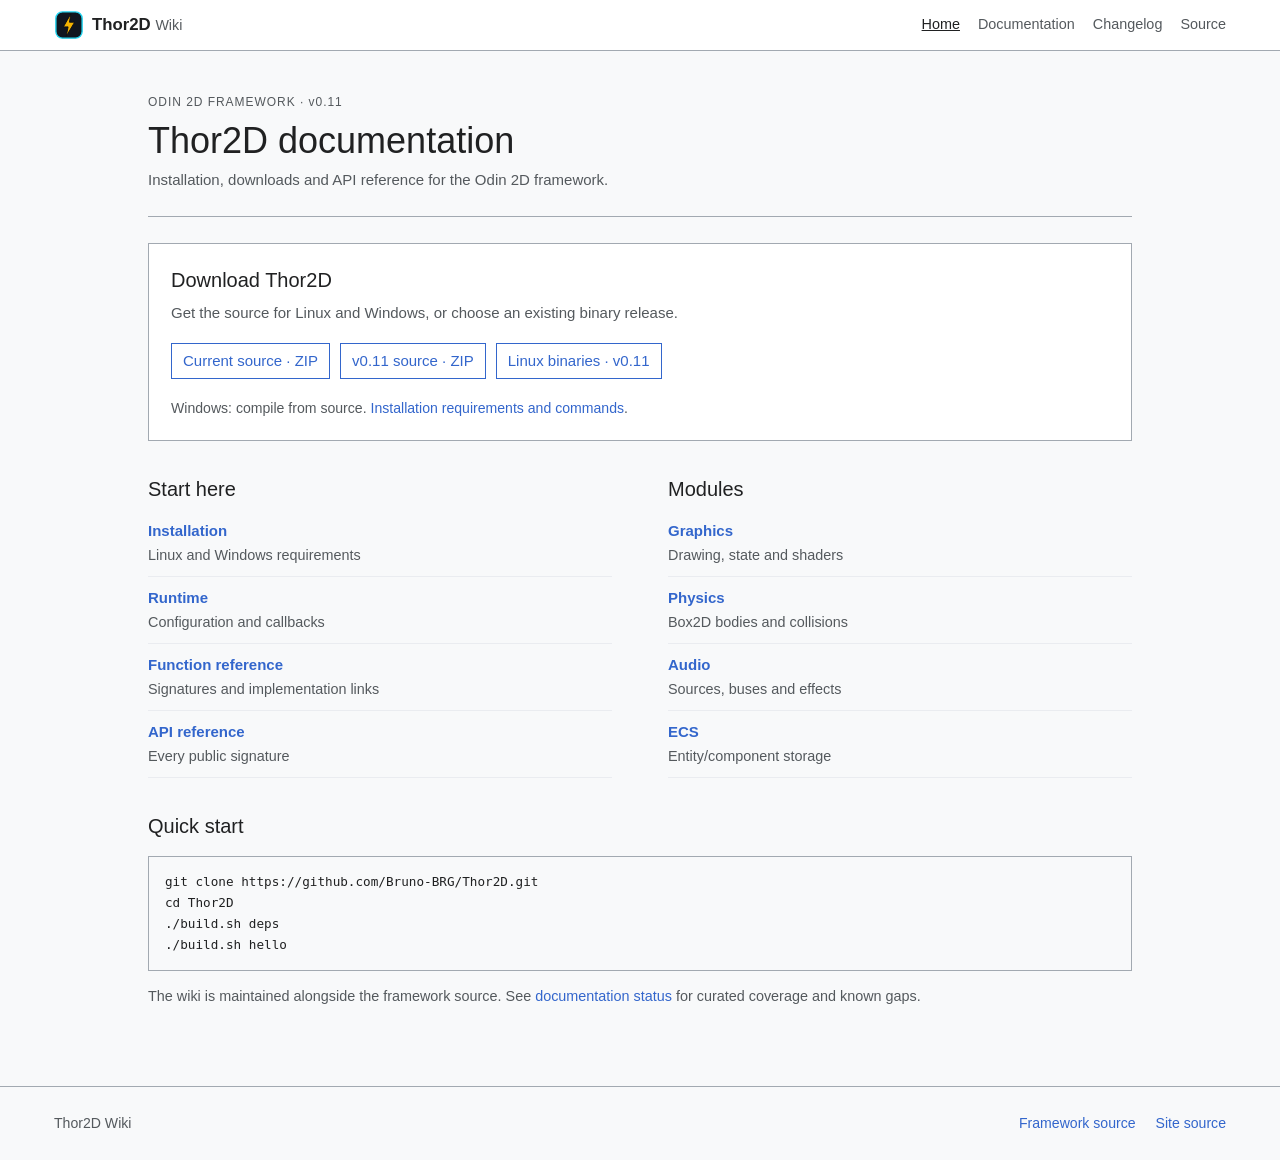
<file: index.html>
<!DOCTYPE html>
<html lang="en">
<head>
<meta charset="UTF-8">
<meta name="viewport" content="width=device-width, initial-scale=1.0">
<title>Thor2D Wiki</title>
<meta name="description" content="Thor2D documentation, API reference and examples.">
<link rel="icon" type="image/svg+xml" href="assets/logo.svg">
<link rel="stylesheet" href="css/style.css?v=downloads-reference-2">
</head>
<body>
<nav class="nav"><div class="nav-inner">
  <a class="brand" href="index.html"><img src="assets/logo.svg" alt="Thor2D"><span>Thor2D <small>Wiki</small></span></a>
  <div class="nav-links"><a class="active" href="index.html">Home</a><a href="docs.html">Documentation</a><a href="changelog.html">Changelog</a><a href="https://github.com/Bruno-BRG/Thor2D">Source</a></div>
</div></nav>

<main class="wiki-home">
  <header class="wiki-heading">
    <p class="eyebrow">ODIN 2D FRAMEWORK · v0.11</p>
    <h1>Thor2D documentation</h1>
    <p>Installation, downloads and API reference for the Odin 2D framework.</p>
  </header>

  <section class="wiki-search" id="downloads"><h2>Download Thor2D</h2>
    <p>Get the source for Linux and Windows, or choose an existing binary release.</p>
    <div class="download-links">
      <a class="button" href="https://github.com/Bruno-BRG/Thor2D/archive/refs/heads/master.zip">Current source · ZIP</a>
      <a class="button" href="https://github.com/Bruno-BRG/Thor2D/archive/refs/tags/v0.11.zip">v0.11 source · ZIP</a>
      <a class="button" href="https://github.com/Bruno-BRG/Thor2D/releases/download/v0.11/thor2d-v0.11-linux-amd64.tar.gz">Linux binaries · v0.11</a>
    </div>
    <p class="download-note">Windows: compile from source. <a href="docs.html?page=Installation">Installation requirements and commands</a>.</p>
  </section>

  <section class="wiki-columns">
    <div><h2>Start here</h2><ul class="link-list">
      <li><a href="docs.html?page=Installation">Installation</a><span>Linux and Windows requirements</span></li>
      <li><a href="docs.html?page=thor2d">Runtime</a><span>Configuration and callbacks</span></li>
      <li><a href="docs.html?page=Complete_API">Function reference</a><span>Signatures and implementation links</span></li>
      <li><a href="docs.html?page=Api_Reference">API reference</a><span>Every public signature</span></li>
    </ul></div>
    <div><h2>Modules</h2><ul class="link-list">
      <li><a href="docs.html?page=modules/Graphics">Graphics</a><span>Drawing, state and shaders</span></li>
      <li><a href="docs.html?page=modules/Physics">Physics</a><span>Box2D bodies and collisions</span></li>
      <li><a href="docs.html?page=modules/Audio">Audio</a><span>Sources, buses and effects</span></li>
      <li><a href="docs.html?page=modules/ECS">ECS</a><span>Entity/component storage</span></li>
    </ul></div>
  </section>

  <section class="quickstart"><h2>Quick start</h2><pre><code>git clone https://github.com/Bruno-BRG/Thor2D.git
cd Thor2D
./build.sh deps
./build.sh hello</code></pre></section>
  <p class="home-note">The wiki is maintained alongside the framework source. See <a href="docs.html?page=Documentation_Status">documentation status</a> for curated coverage and known gaps.</p>
</main>
<footer><div class="wrap"><span>Thor2D Wiki</span><span class="spacer"></span><a href="https://github.com/Bruno-BRG/Thor2D">Framework source</a><a href="https://github.com/Bruno-BRG/Thor2D-site">Site source</a></div></footer>
</body>
</html>
</file>
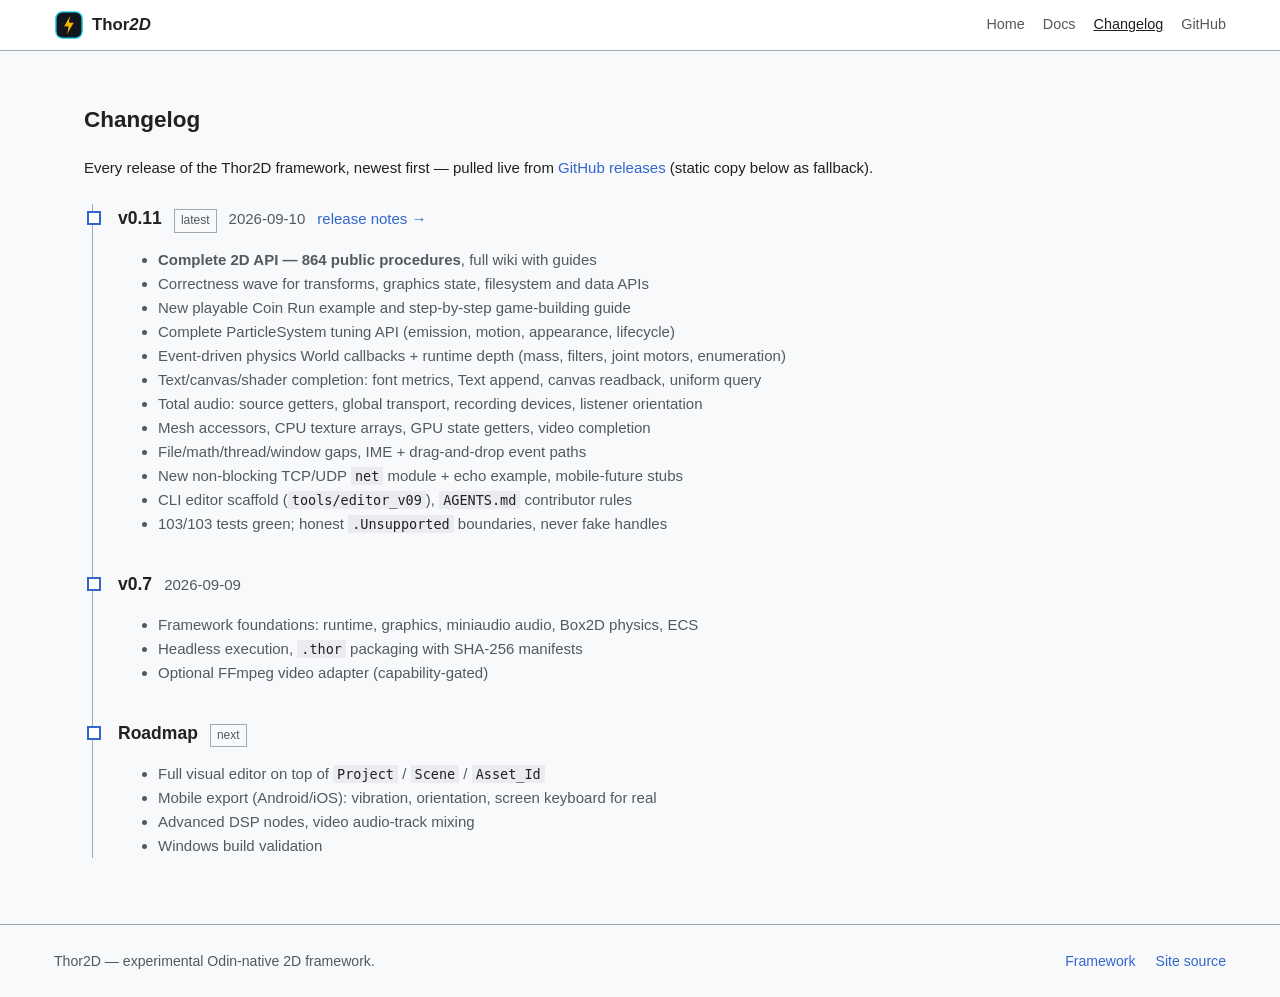
<file: changelog.html>
<!DOCTYPE html>
<html lang="en">
<head>
<meta charset="UTF-8">
<meta name="viewport" content="width=device-width, initial-scale=1.0">
<title>Changelog — Thor2D</title>
<link rel="icon" type="image/svg+xml" href="assets/logo.svg">
<link rel="stylesheet" href="css/style.css?v=downloads-reference-2">
</head>
<body>
<nav class="nav">
  <div class="nav-inner">
    <a class="brand" href="index.html"><img src="assets/logo.svg" alt="Thor2D logo"><span>Thor<em>2D</em></span></a>
    <div class="nav-links">
      <a href="index.html">Home</a>
      <a href="docs.html">Docs</a>
      <a href="changelog.html" class="active">Changelog</a>
      <a href="https://github.com/Bruno-BRG/Thor2D">GitHub</a>
    </div>
  </div>
</nav>

<section class="block">
  <div class="wrap">
    <h2>Changelog</h2>
    <p class="lead">Every release of the Thor2D framework, newest first — pulled live from <a href="https://github.com/Bruno-BRG/Thor2D/releases">GitHub releases</a> (static copy below as fallback).</p>

    <div class="timeline" id="releases-dynamic"></div>

    <div class="timeline" id="releases-static">
      <div class="release latest">
        <div class="release-head">
          <h3>v0.11</h3><span class="badge gold">latest</span><time>2026-09-10</time>
          <a href="https://github.com/Bruno-BRG/Thor2D/releases/tag/v0.11">release notes →</a>
        </div>
        <ul>
          <li><strong>Complete 2D API — 864 public procedures</strong>, full wiki with guides</li>
          <li>Correctness wave for transforms, graphics state, filesystem and data APIs</li>
          <li>New playable Coin Run example and step-by-step game-building guide</li>
          <li>Complete ParticleSystem tuning API (emission, motion, appearance, lifecycle)</li>
          <li>Event-driven physics World callbacks + runtime depth (mass, filters, joint motors, enumeration)</li>
          <li>Text/canvas/shader completion: font metrics, Text append, canvas readback, uniform query</li>
          <li>Total audio: source getters, global transport, recording devices, listener orientation</li>
          <li>Mesh accessors, CPU texture arrays, GPU state getters, video completion</li>
          <li>File/math/thread/window gaps, IME + drag-and-drop event paths</li>
          <li>New non-blocking TCP/UDP <code>net</code> module + echo example, mobile-future stubs</li>
          <li>CLI editor scaffold (<code>tools/editor_v09</code>), <code>AGENTS.md</code> contributor rules</li>
          <li>103/103 tests green; honest <code>.Unsupported</code> boundaries, never fake handles</li>
        </ul>
      </div>

      <div class="release">
        <div class="release-head">
          <h3>v0.7</h3><time>2026-09-09</time>
        </div>
        <ul>
          <li>Framework foundations: runtime, graphics, miniaudio audio, Box2D physics, ECS</li>
          <li>Headless execution, <code>.thor</code> packaging with SHA-256 manifests</li>
          <li>Optional FFmpeg video adapter (capability-gated)</li>
        </ul>
      </div>

      <div class="release">
        <div class="release-head">
          <h3>Roadmap</h3><span class="badge">next</span>
        </div>
        <ul>
          <li>Full visual editor on top of <code>Project</code> / <code>Scene</code> / <code>Asset_Id</code></li>
          <li>Mobile export (Android/iOS): vibration, orientation, screen keyboard for real</li>
          <li>Advanced DSP nodes, video audio-track mixing</li>
          <li>Windows build validation</li>
        </ul>
      </div>
    </div><!-- /releases-static -->
  </div>
</section>

<footer>
  <div class="wrap">
    <span>Thor2D — experimental Odin-native 2D framework.</span>
    <span class="spacer"></span>
    <a href="https://github.com/Bruno-BRG/Thor2D">Framework</a>
    <a href="https://github.com/Bruno-BRG/Thor2D-site">Site source</a>
  </div>
</footer>
<script src="js/release.js"></script>
</body>
</html>
</file>
<file: css/style.css>
:root {
  --page: #f8f9fa;
  --paper: #fff;
  --line: #a2a9b1;
  --line-soft: #eaecf0;
  --ink: #202122;
  --muted: #54595d;
  --link: #3366cc;
  --link-hover: #0645ad;
  --code: #f8f9fa;
  --mono: "DejaVu Sans Mono", Consolas, monospace;
  --sans: Arial, Helvetica, sans-serif;
}

* { box-sizing: border-box; }
html { background: var(--page); }
body { margin: 0; color: var(--ink); background: var(--page); font: 15px/1.6 var(--sans); }
a { color: var(--link); text-decoration: none; }
a:hover { color: var(--link-hover); text-decoration: underline; }

/* Shared wiki header */
.nav { background: var(--paper); border-bottom: 1px solid var(--line); }
.nav-inner { display: flex; align-items: center; gap: 28px; max-width: 1220px; margin: 0 auto; padding: 10px 24px; }
.brand { display: flex; align-items: center; gap: 8px; color: var(--ink); font-size: 1.05rem; font-weight: bold; white-space: nowrap; }
.brand:hover { text-decoration: none; }
.brand img { width: 30px; height: 30px; }
.brand small { color: var(--muted); font-size: .85em; font-weight: normal; }
.nav-links { display: flex; gap: 18px; margin-left: auto; }
.nav-links a { color: var(--muted); font-size: .9rem; }
.nav-links a.active, .nav-links a:hover { color: var(--ink); text-decoration: underline; }

/* Home */
.wiki-home { max-width: 1040px; margin: 0 auto; padding: 42px 28px 64px; }
.wiki-heading { border-bottom: 1px solid var(--line); padding-bottom: 24px; }
.wiki-heading h1 { margin: 0 0 6px; font-size: 2.25rem; font-weight: normal; line-height: 1.2; }
.wiki-heading p { margin: 0; color: var(--muted); }
.eyebrow { margin-bottom: 7px !important; color: var(--muted) !important; font-size: .75rem; letter-spacing: .08em; }
.wiki-search { margin: 26px 0; padding: 20px 22px; background: var(--paper); border: 1px solid var(--line); }
.wiki-search h2, .wiki-columns h2, .quickstart h2 { margin: 0 0 5px; font-size: 1.25rem; font-weight: normal; }
.wiki-search p { margin: 0 0 14px; color: var(--muted); }
.button { display: inline-block; padding: 5px 11px; border: 1px solid var(--link); color: var(--link); }
.button:hover { background: #eaecf0; text-decoration: none; }
.wiki-columns { display: grid; grid-template-columns: 1fr 1fr; gap: 56px; margin: 32px 0; }
.link-list { list-style: none; margin: 0; padding: 0; }
.link-list li { padding: 9px 0; border-bottom: 1px solid var(--line-soft); }
.link-list a { display: block; font-weight: bold; }
.link-list span { color: var(--muted); font-size: .9rem; }
.quickstart { margin-top: 30px; }
.home-note { color: var(--muted); font-size: .9rem; }
.download-links { display: flex; flex-wrap: wrap; gap: 10px; margin: 18px 0; }
.wiki-search .download-note { margin: 16px 0 0; font-size: .88rem; }
.wrap { max-width: 1160px; margin: auto; padding: 0 24px; }
.block { padding: 32px 0; }
.nav-links { flex-wrap: wrap; }
.doc-body { overflow-wrap: anywhere; }
:focus-visible { outline: 2px solid var(--link); outline-offset: 3px; }

/* Markdown and code */
pre { overflow-x: auto; padding: 14px 16px; background: var(--code); border: 1px solid var(--line); font: .88rem/1.5 var(--mono); }
code { font-family: var(--mono); font-size: .9em; }
p code, li code, td code { padding: 1px 4px; background: #eaecf0; color: var(--ink); }
table { width: 100%; border-collapse: collapse; margin: 20px 0; font-size: .94rem; }
th, td { padding: 8px 10px; border: 1px solid var(--line); text-align: left; }
th { background: #eaecf0; }

/* Documentation browser */
.docs-layout { display: grid; grid-template-columns: 245px minmax(0, 880px); gap: 26px; max-width: 1220px; margin: 0 auto; padding: 25px 24px 64px; }
.sidebar { position: sticky; top: 12px; align-self: start; max-height: calc(100vh - 25px); overflow-y: auto; padding: 0 15px 12px 0; border-right: 1px solid var(--line); font-size: .9rem; }
.sidebar h4 { margin: 16px 0 4px; color: var(--muted); font-size: .75rem; font-weight: bold; text-transform: uppercase; }
.sidebar h4:first-child { margin-top: 0; }
.sidebar a { display: block; padding: 3px 7px; color: var(--link); border-left: 3px solid transparent; }
.sidebar a:hover { background: #eaecf0; text-decoration: none; }
.sidebar a.active { color: var(--ink); background: #eaecf0; border-left-color: var(--link); }
#doc-search { width: 100%; margin-bottom: 8px; padding: 7px 9px; color: var(--ink); background: var(--paper); border: 1px solid var(--line); }
.doc-body { min-width: 0; padding: 5px 30px 40px; background: var(--paper); border: 1px solid var(--line); }
.doc-body h1 { margin-top: 20px; font-size: 2rem; font-weight: normal; line-height: 1.2; }
.doc-body h2 { margin-top: 2em; padding-bottom: 4px; border-bottom: 1px solid var(--line-soft); font-size: 1.35rem; font-weight: normal; }
.doc-body h3 { font-size: 1.1rem; }
.doc-body img { max-width: 100%; }
.doc-body p, .doc-body li { max-width: 82ch; }

/* Changelog */
.timeline { margin: 24px 0 0 8px; padding-left: 25px; border-left: 1px solid var(--line); }
.release { position: relative; margin-bottom: 34px; }
.release::before { content: ""; position: absolute; left: -31px; top: 7px; width: 10px; height: 10px; background: var(--paper); border: 2px solid var(--link); }
.release-head { display: flex; align-items: baseline; gap: 12px; flex-wrap: wrap; }
.release-head h3 { margin: 0; }
.release time, .release ul { color: var(--muted); }
.badge { padding: 1px 6px; border: 1px solid var(--line); color: var(--muted); font-size: .75rem; }

footer { padding: 25px 0; border-top: 1px solid var(--line); color: var(--muted); font-size: .88rem; }
footer .wrap { display: flex; gap: 20px; align-items: center; max-width: 1220px; margin: 0 auto; padding: 0 24px; }
footer .spacer { flex: 1; }

@media (max-width: 800px) {
  .nav-inner { padding: 9px 16px; }
  .nav-links { gap: 10px; }
  .nav-links a:nth-child(n+3) { display: none; }
  .wiki-home { padding: 28px 16px 48px; }
  .wiki-columns { grid-template-columns: 1fr; gap: 28px; }
  .docs-layout { grid-template-columns: 1fr; padding: 16px; }
  .sidebar { position: static; max-height: none; padding: 0 0 14px; border-right: 0; border-bottom: 1px solid var(--line); }
  .doc-body { padding: 4px 18px 30px; }
  footer .wrap { padding: 0 16px; }
}
</file>
